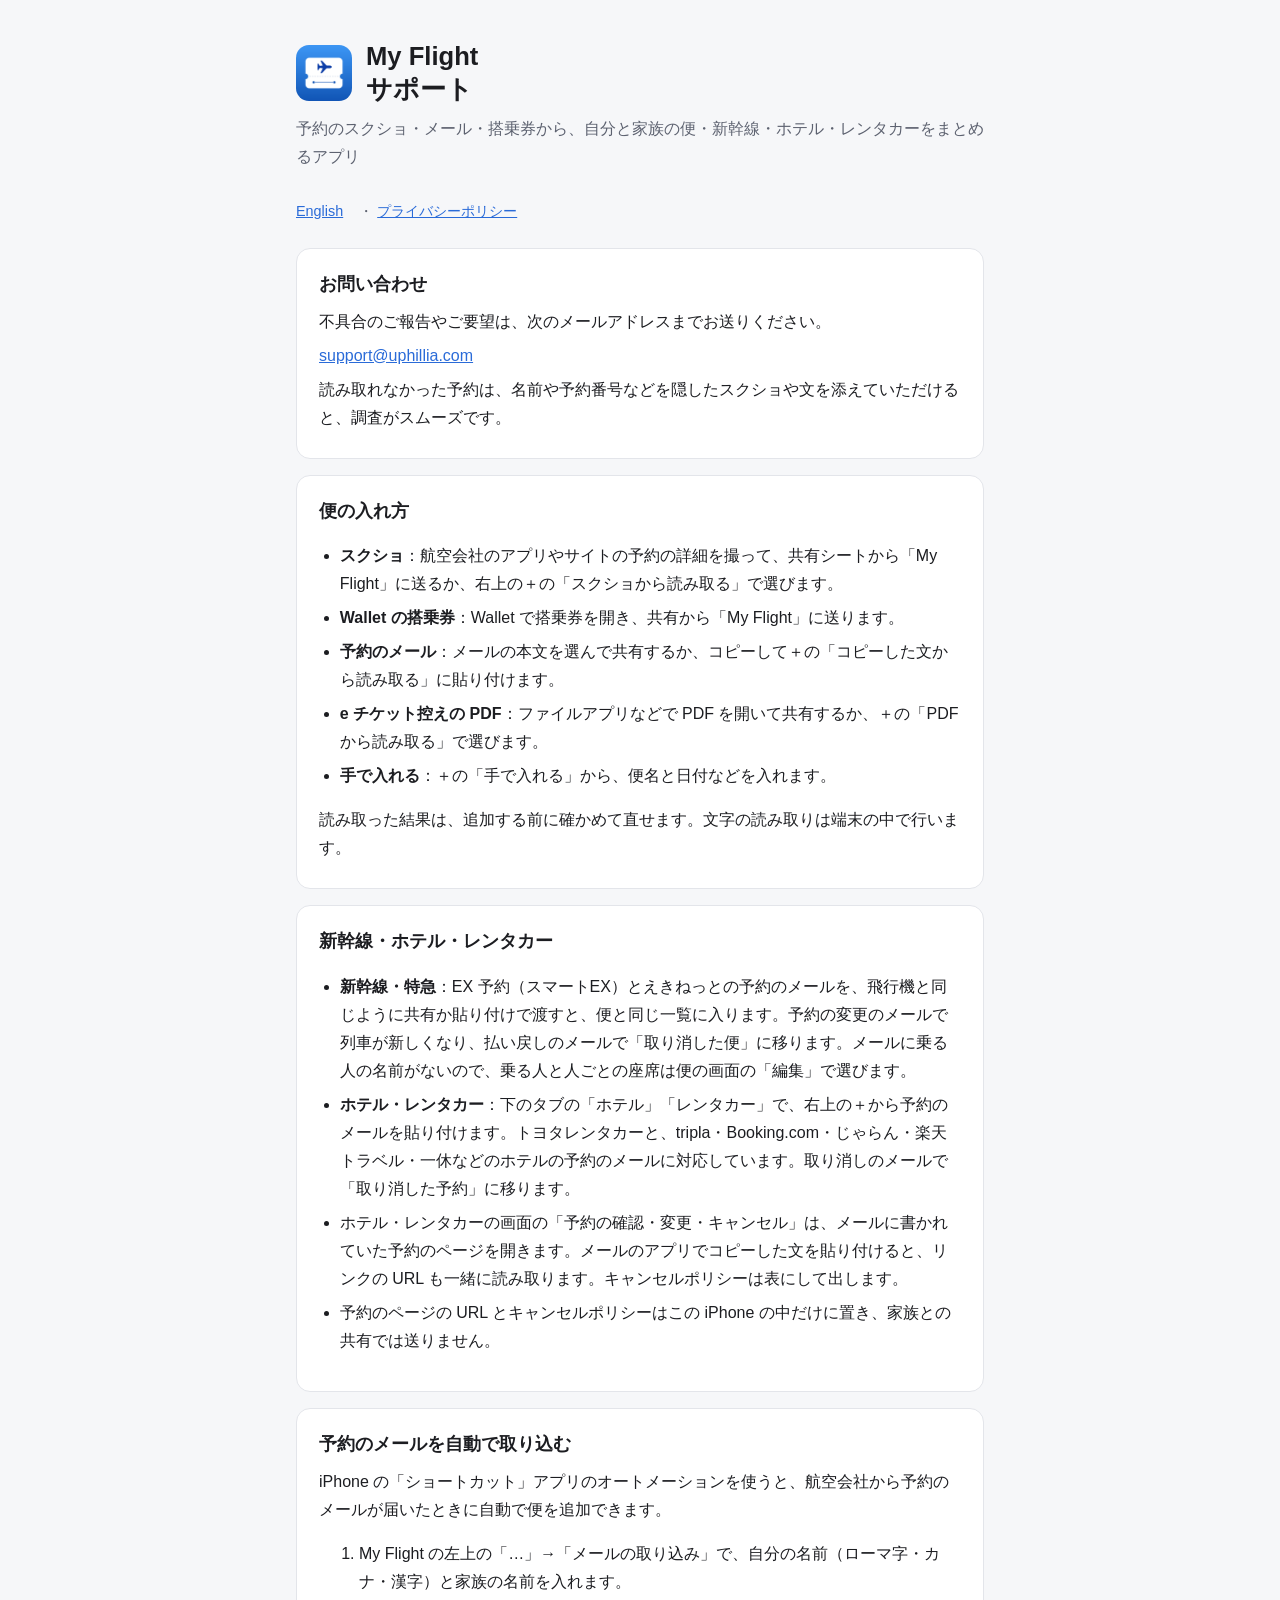
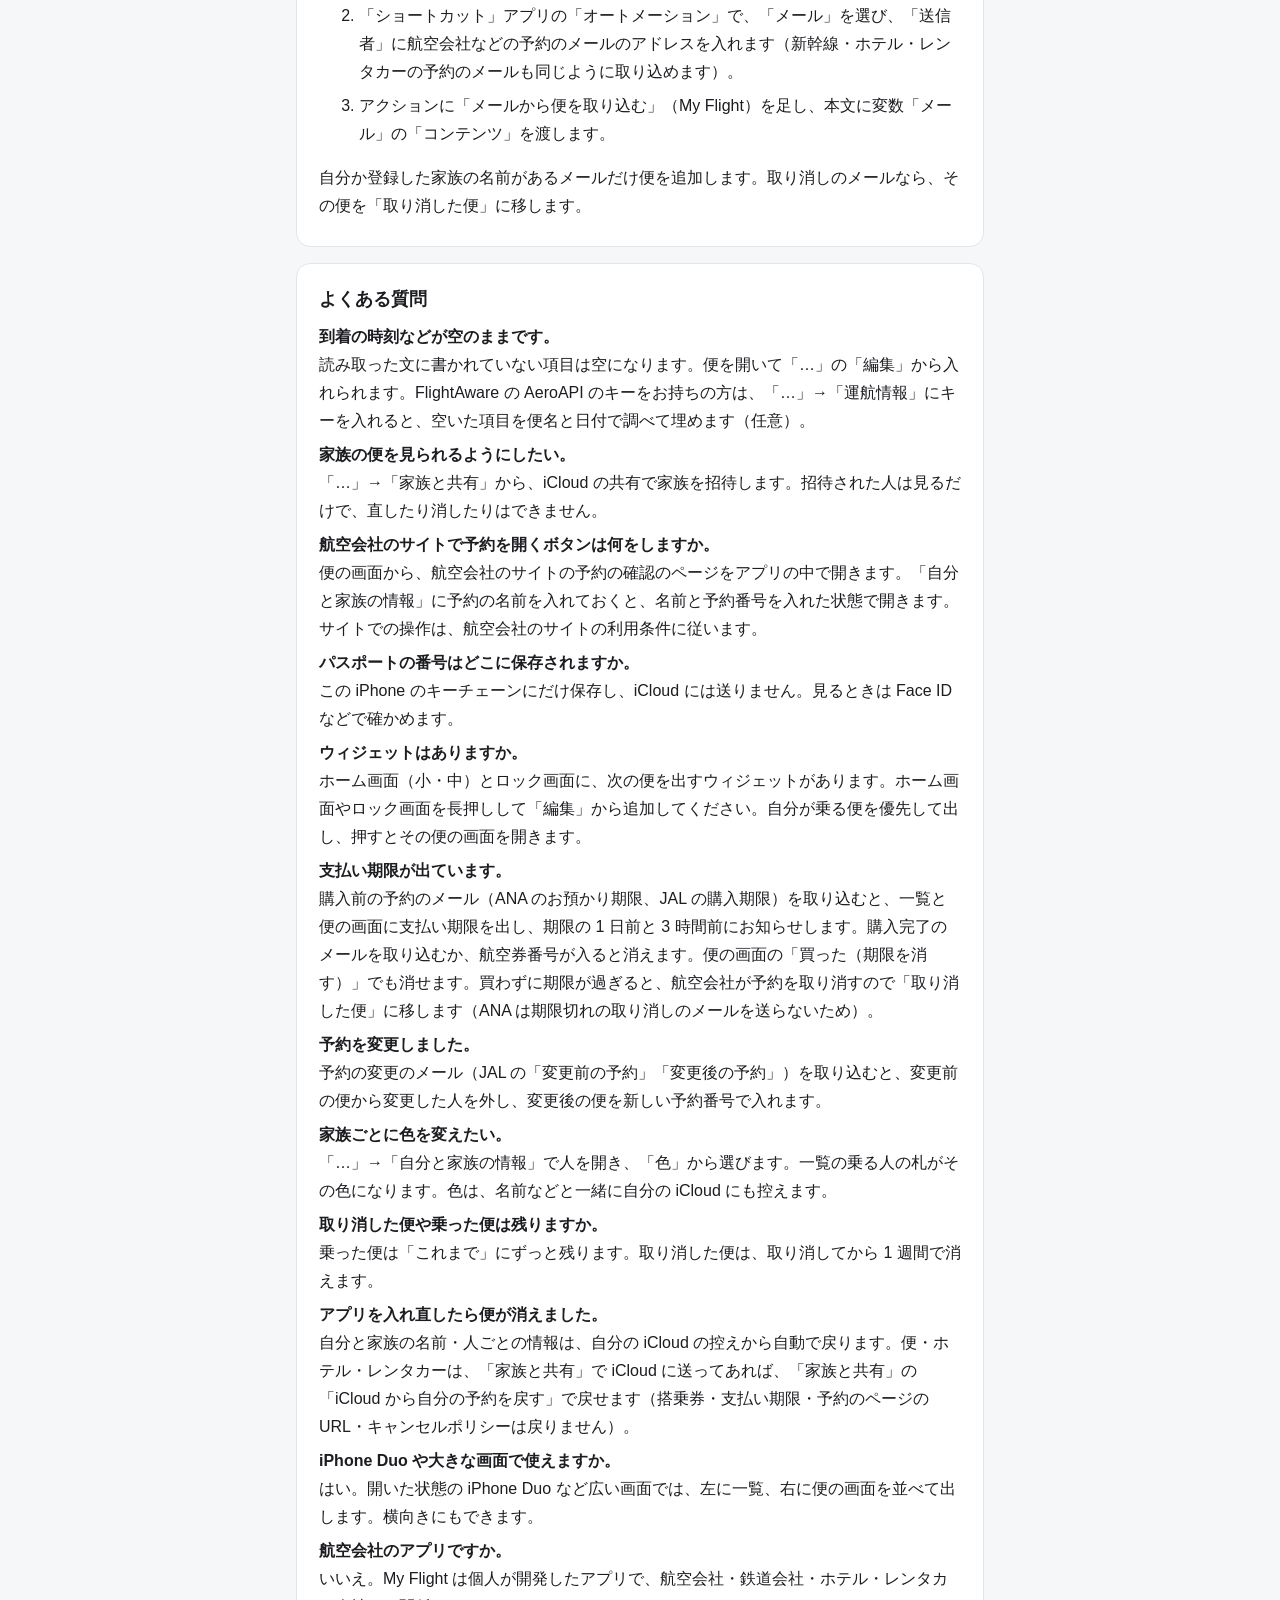
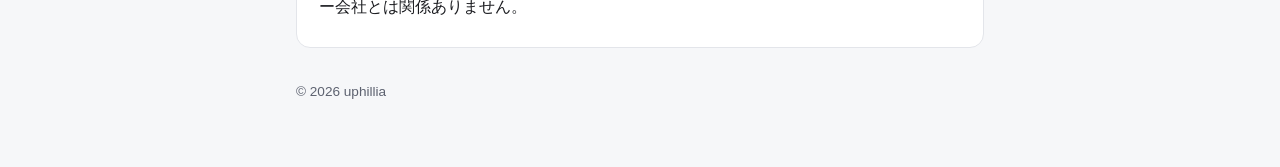
<file: index.html>
<!doctype html>
<html lang="ja">
<head>
<meta charset="utf-8">
<meta http-equiv="refresh" content="0; url=support.html">
<title>My Flight</title>
</head>
<body><a href="support.html">My Flight サポート</a></body>
</html>
</file>
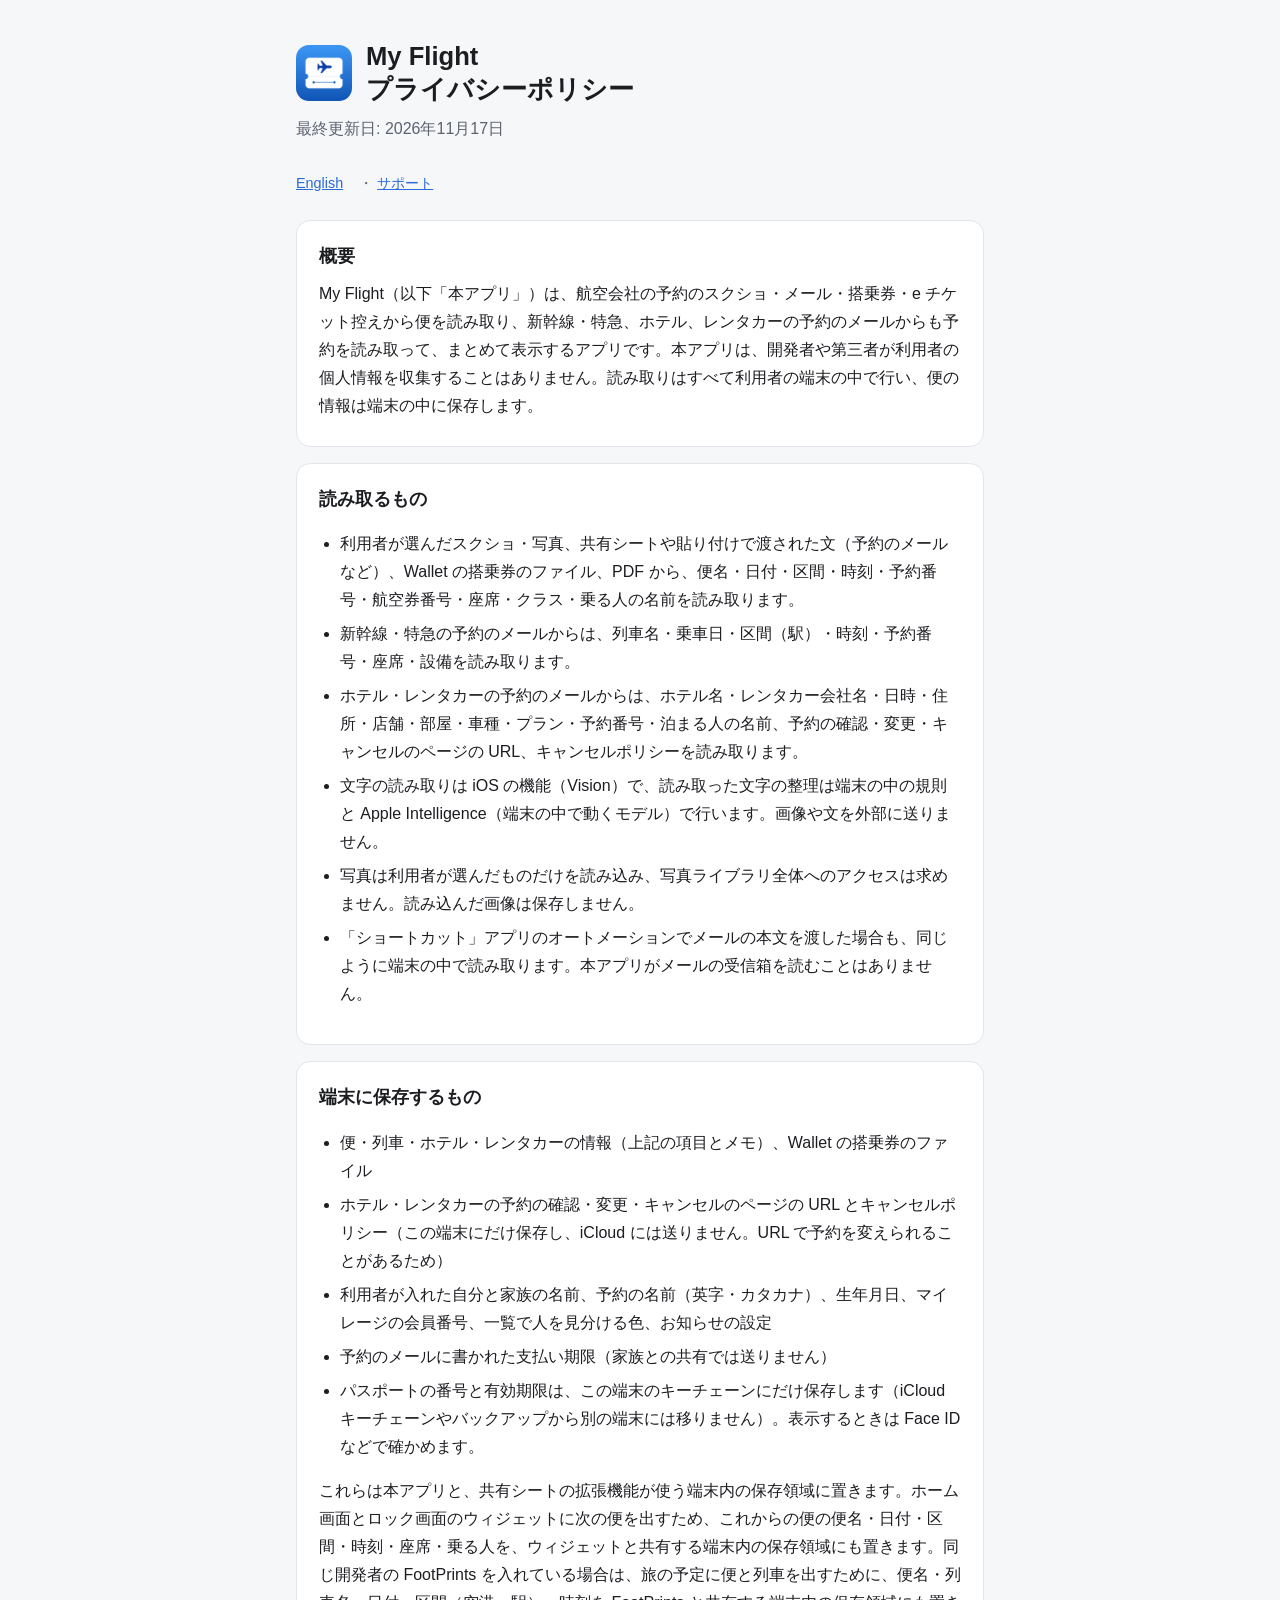
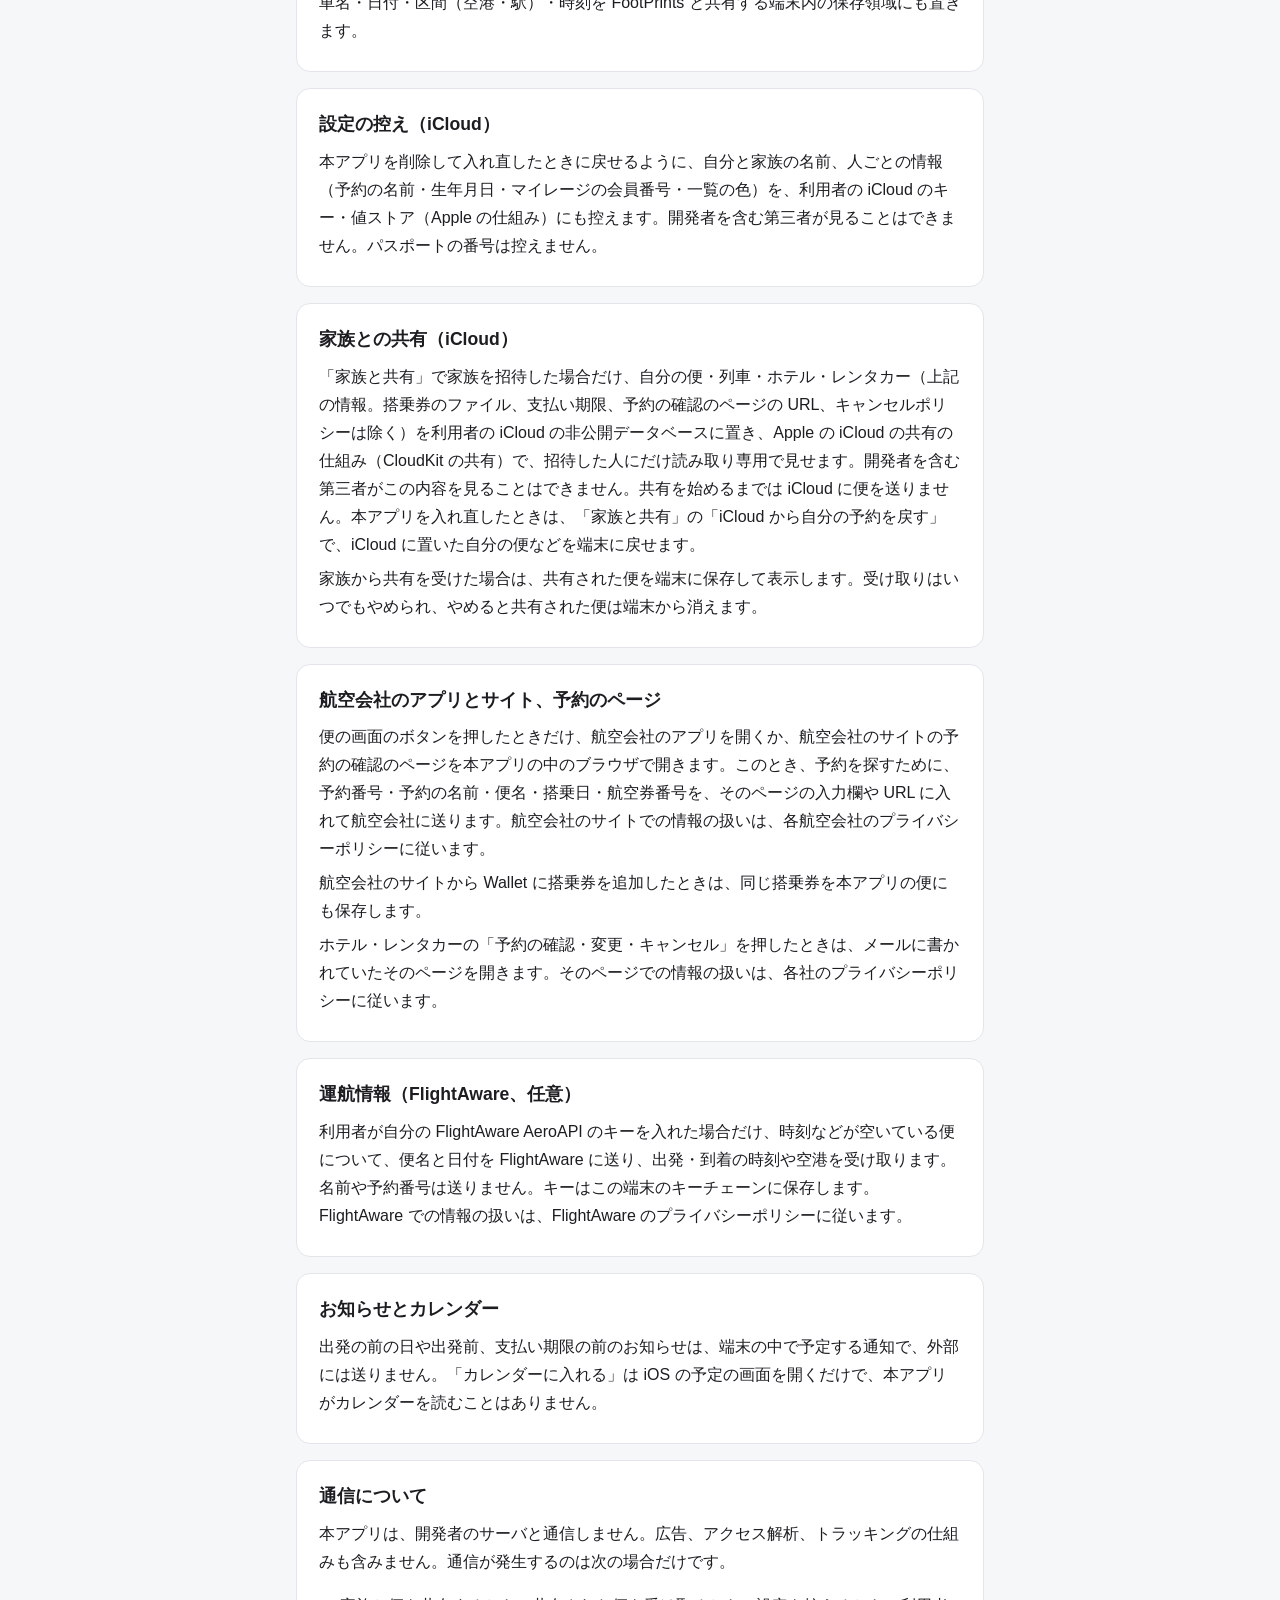
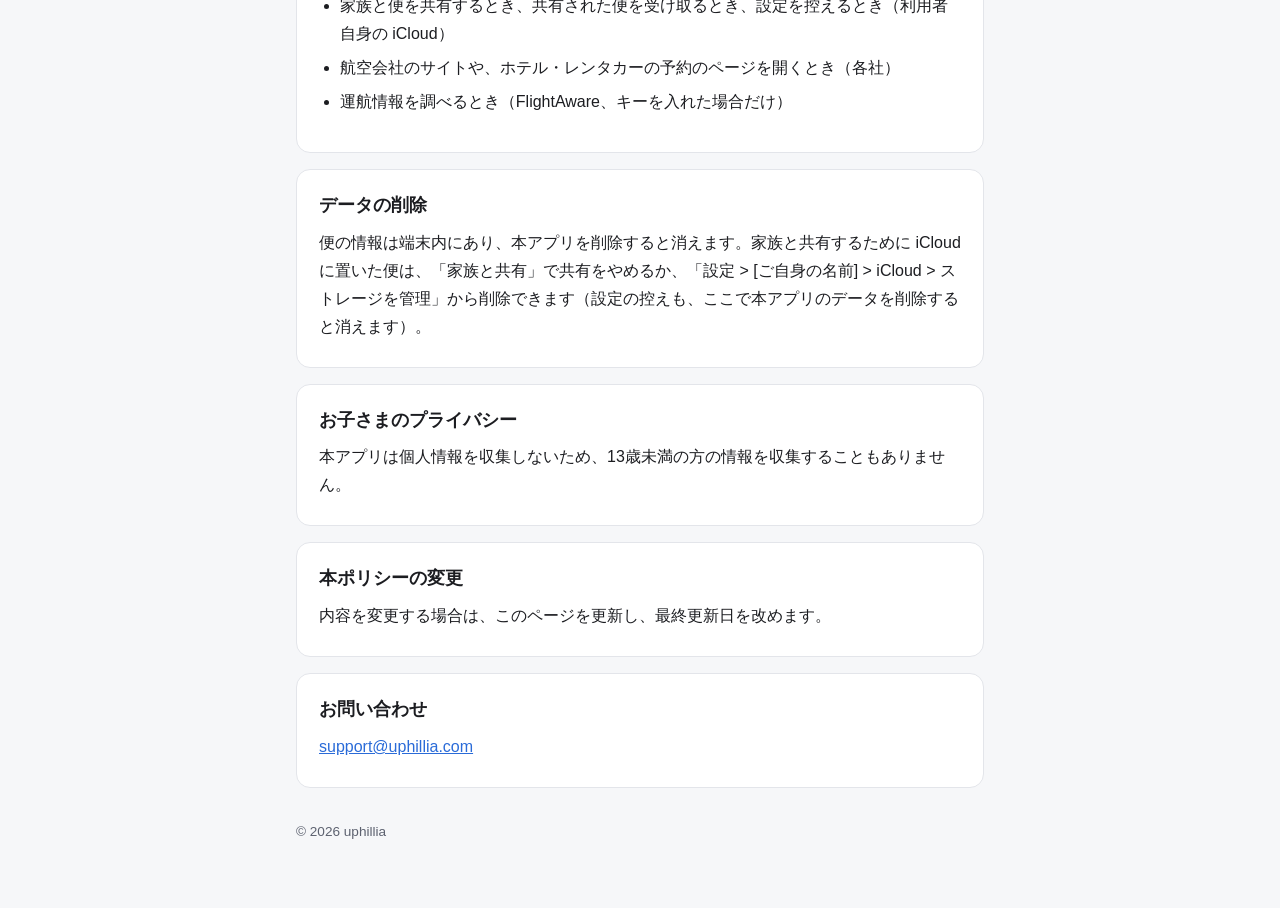
<file: privacy.html>
<!doctype html>
<html lang="ja">
<head>
<meta charset="utf-8">
<meta name="viewport" content="width=device-width, initial-scale=1">
<title>My Flight プライバシーポリシー</title>
<link rel="stylesheet" href="style.css">
<link rel="alternate" hreflang="en" href="https://flights.uphillia.com/en/privacy.html">
</head>
<body>
<main>
  <header>
    <img src="icon.png" alt="">
    <h1>My Flight<br>プライバシーポリシー</h1>
  </header>
  <p class="sub">最終更新日: 2026年11月17日</p>
  <p class="lang"><a href="en/privacy.html" lang="en">English</a> ・ <a href="support.html">サポート</a></p>

  <section>
    <h2>概要</h2>
    <p>My Flight（以下「本アプリ」）は、航空会社の予約のスクショ・メール・搭乗券・e チケット控えから便を読み取り、新幹線・特急、ホテル、レンタカーの予約のメールからも予約を読み取って、まとめて表示するアプリです。本アプリは、開発者や第三者が利用者の個人情報を収集することはありません。読み取りはすべて利用者の端末の中で行い、便の情報は端末の中に保存します。</p>
  </section>

  <section>
    <h2>読み取るもの</h2>
    <ul>
      <li>利用者が選んだスクショ・写真、共有シートや貼り付けで渡された文（予約のメールなど）、Wallet の搭乗券のファイル、PDF から、便名・日付・区間・時刻・予約番号・航空券番号・座席・クラス・乗る人の名前を読み取ります。</li>
      <li>新幹線・特急の予約のメールからは、列車名・乗車日・区間（駅）・時刻・予約番号・座席・設備を読み取ります。</li>
      <li>ホテル・レンタカーの予約のメールからは、ホテル名・レンタカー会社名・日時・住所・店舗・部屋・車種・プラン・予約番号・泊まる人の名前、予約の確認・変更・キャンセルのページの URL、キャンセルポリシーを読み取ります。</li>
      <li>文字の読み取りは iOS の機能（Vision）で、読み取った文字の整理は端末の中の規則と Apple Intelligence（端末の中で動くモデル）で行います。画像や文を外部に送りません。</li>
      <li>写真は利用者が選んだものだけを読み込み、写真ライブラリ全体へのアクセスは求めません。読み込んだ画像は保存しません。</li>
      <li>「ショートカット」アプリのオートメーションでメールの本文を渡した場合も、同じように端末の中で読み取ります。本アプリがメールの受信箱を読むことはありません。</li>
    </ul>
  </section>

  <section>
    <h2>端末に保存するもの</h2>
    <ul>
      <li>便・列車・ホテル・レンタカーの情報（上記の項目とメモ）、Wallet の搭乗券のファイル</li>
      <li>ホテル・レンタカーの予約の確認・変更・キャンセルのページの URL とキャンセルポリシー（この端末にだけ保存し、iCloud には送りません。URL で予約を変えられることがあるため）</li>
      <li>利用者が入れた自分と家族の名前、予約の名前（英字・カタカナ）、生年月日、マイレージの会員番号、一覧で人を見分ける色、お知らせの設定</li>
      <li>予約のメールに書かれた支払い期限（家族との共有では送りません）</li>
      <li>パスポートの番号と有効期限は、この端末のキーチェーンにだけ保存します（iCloud キーチェーンやバックアップから別の端末には移りません）。表示するときは Face ID などで確かめます。</li>
    </ul>
    <p>これらは本アプリと、共有シートの拡張機能が使う端末内の保存領域に置きます。ホーム画面とロック画面のウィジェットに次の便を出すため、これからの便の便名・日付・区間・時刻・座席・乗る人を、ウィジェットと共有する端末内の保存領域にも置きます。同じ開発者の FootPrints を入れている場合は、旅の予定に便と列車を出すために、便名・列車名・日付・区間（空港・駅）・時刻を FootPrints と共有する端末内の保存領域にも置きます。</p>
  </section>

  <section>
    <h2>設定の控え（iCloud）</h2>
    <p>本アプリを削除して入れ直したときに戻せるように、自分と家族の名前、人ごとの情報（予約の名前・生年月日・マイレージの会員番号・一覧の色）を、利用者の iCloud のキー・値ストア（Apple の仕組み）にも控えます。開発者を含む第三者が見ることはできません。パスポートの番号は控えません。</p>
  </section>

  <section>
    <h2>家族との共有（iCloud）</h2>
    <p>「家族と共有」で家族を招待した場合だけ、自分の便・列車・ホテル・レンタカー（上記の情報。搭乗券のファイル、支払い期限、予約の確認のページの URL、キャンセルポリシーは除く）を利用者の iCloud の非公開データベースに置き、Apple の iCloud の共有の仕組み（CloudKit の共有）で、招待した人にだけ読み取り専用で見せます。開発者を含む第三者がこの内容を見ることはできません。共有を始めるまでは iCloud に便を送りません。本アプリを入れ直したときは、「家族と共有」の「iCloud から自分の予約を戻す」で、iCloud に置いた自分の便などを端末に戻せます。</p>
    <p>家族から共有を受けた場合は、共有された便を端末に保存して表示します。受け取りはいつでもやめられ、やめると共有された便は端末から消えます。</p>
  </section>

  <section>
    <h2>航空会社のアプリとサイト、予約のページ</h2>
    <p>便の画面のボタンを押したときだけ、航空会社のアプリを開くか、航空会社のサイトの予約の確認のページを本アプリの中のブラウザで開きます。このとき、予約を探すために、予約番号・予約の名前・便名・搭乗日・航空券番号を、そのページの入力欄や URL に入れて航空会社に送ります。航空会社のサイトでの情報の扱いは、各航空会社のプライバシーポリシーに従います。</p>
    <p>航空会社のサイトから Wallet に搭乗券を追加したときは、同じ搭乗券を本アプリの便にも保存します。</p>
    <p>ホテル・レンタカーの「予約の確認・変更・キャンセル」を押したときは、メールに書かれていたそのページを開きます。そのページでの情報の扱いは、各社のプライバシーポリシーに従います。</p>
  </section>

  <section>
    <h2>運航情報（FlightAware、任意）</h2>
    <p>利用者が自分の FlightAware AeroAPI のキーを入れた場合だけ、時刻などが空いている便について、便名と日付を FlightAware に送り、出発・到着の時刻や空港を受け取ります。名前や予約番号は送りません。キーはこの端末のキーチェーンに保存します。FlightAware での情報の扱いは、FlightAware のプライバシーポリシーに従います。</p>
  </section>

  <section>
    <h2>お知らせとカレンダー</h2>
    <p>出発の前の日や出発前、支払い期限の前のお知らせは、端末の中で予定する通知で、外部には送りません。「カレンダーに入れる」は iOS の予定の画面を開くだけで、本アプリがカレンダーを読むことはありません。</p>
  </section>

  <section>
    <h2>通信について</h2>
    <p>本アプリは、開発者のサーバと通信しません。広告、アクセス解析、トラッキングの仕組みも含みません。通信が発生するのは次の場合だけです。</p>
    <ul>
      <li>家族と便を共有するとき、共有された便を受け取るとき、設定を控えるとき（利用者自身の iCloud）</li>
      <li>航空会社のサイトや、ホテル・レンタカーの予約のページを開くとき（各社）</li>
      <li>運航情報を調べるとき（FlightAware、キーを入れた場合だけ）</li>
    </ul>
  </section>

  <section>
    <h2>データの削除</h2>
    <p>便の情報は端末内にあり、本アプリを削除すると消えます。家族と共有するために iCloud に置いた便は、「家族と共有」で共有をやめるか、「設定 &gt; [ご自身の名前] &gt; iCloud &gt; ストレージを管理」から削除できます（設定の控えも、ここで本アプリのデータを削除すると消えます）。</p>
  </section>

  <section>
    <h2>お子さまのプライバシー</h2>
    <p>本アプリは個人情報を収集しないため、13歳未満の方の情報を収集することもありません。</p>
  </section>

  <section>
    <h2>本ポリシーの変更</h2>
    <p>内容を変更する場合は、このページを更新し、最終更新日を改めます。</p>
  </section>

  <section>
    <h2>お問い合わせ</h2>
    <p><a href="mailto:support@uphillia.com">support@uphillia.com</a></p>
  </section>

  <footer>© 2026 uphillia</footer>
</main>
</body>
</html>
</file>
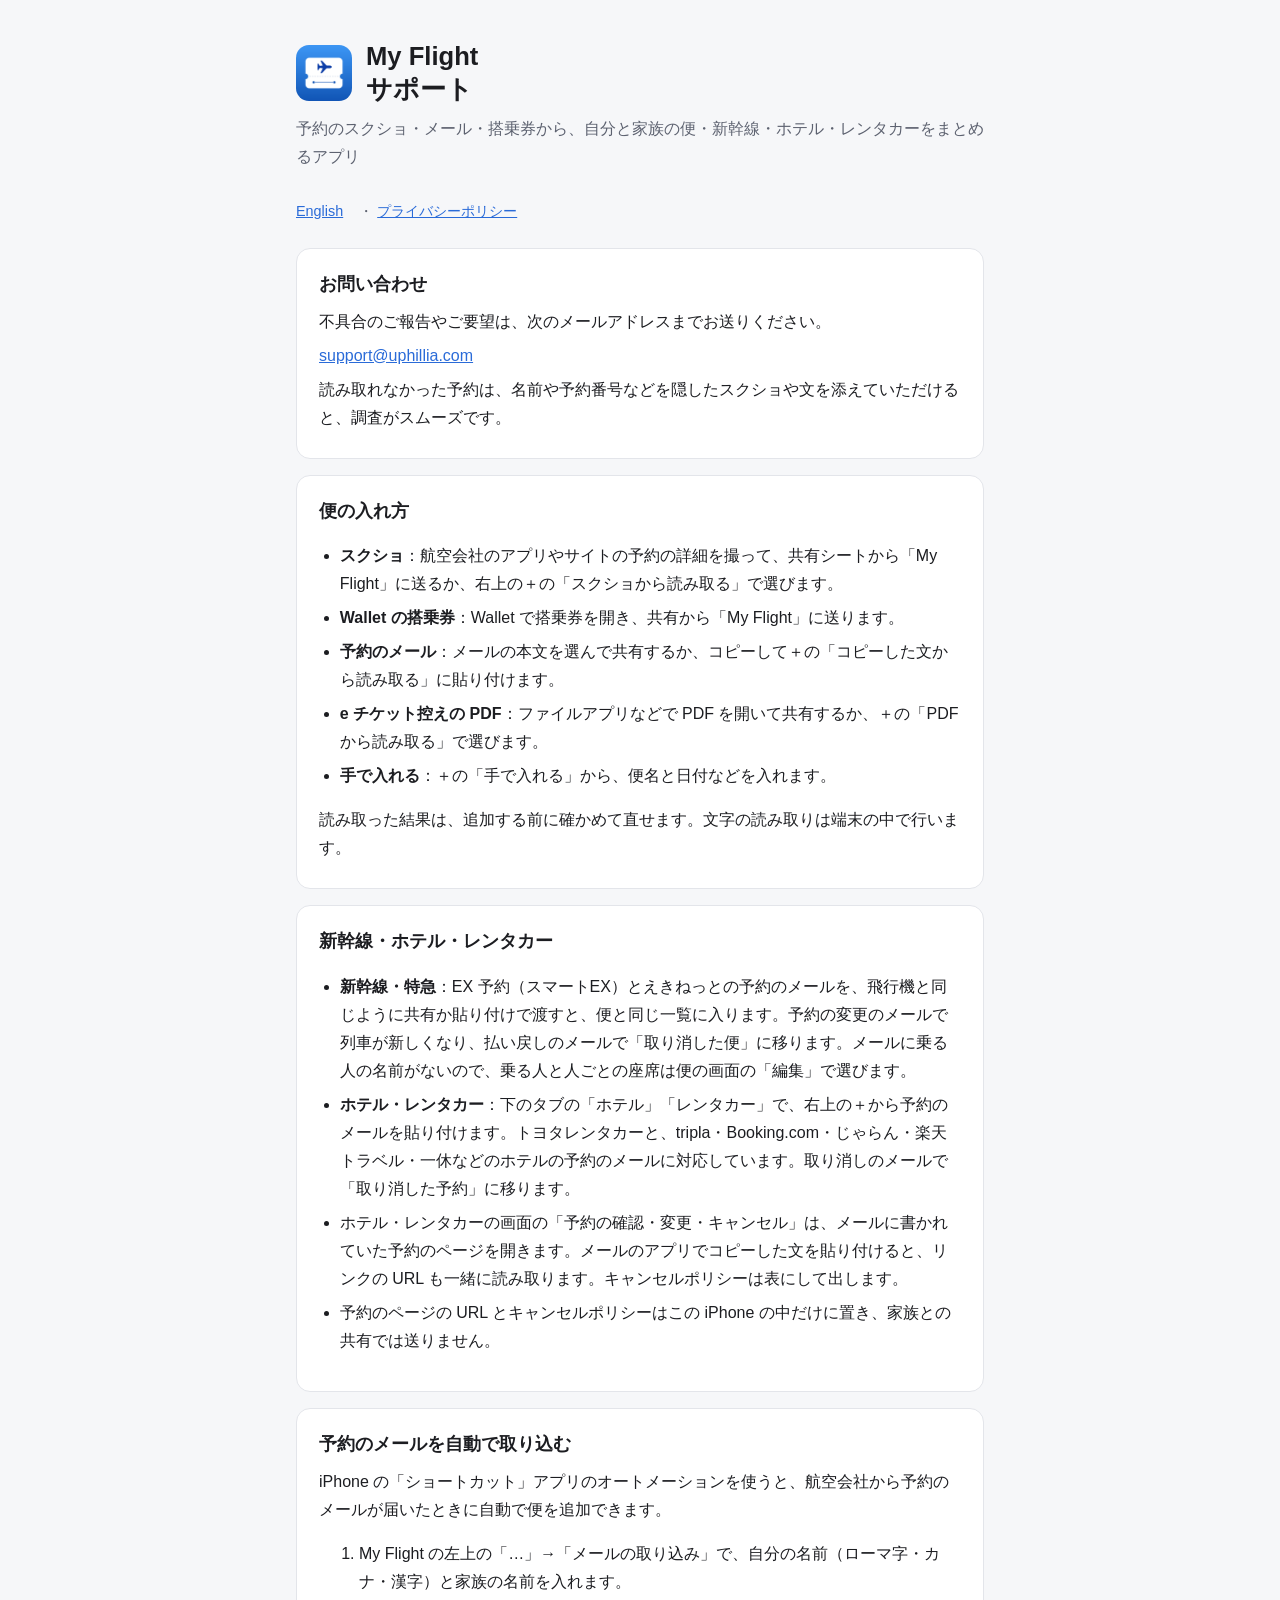
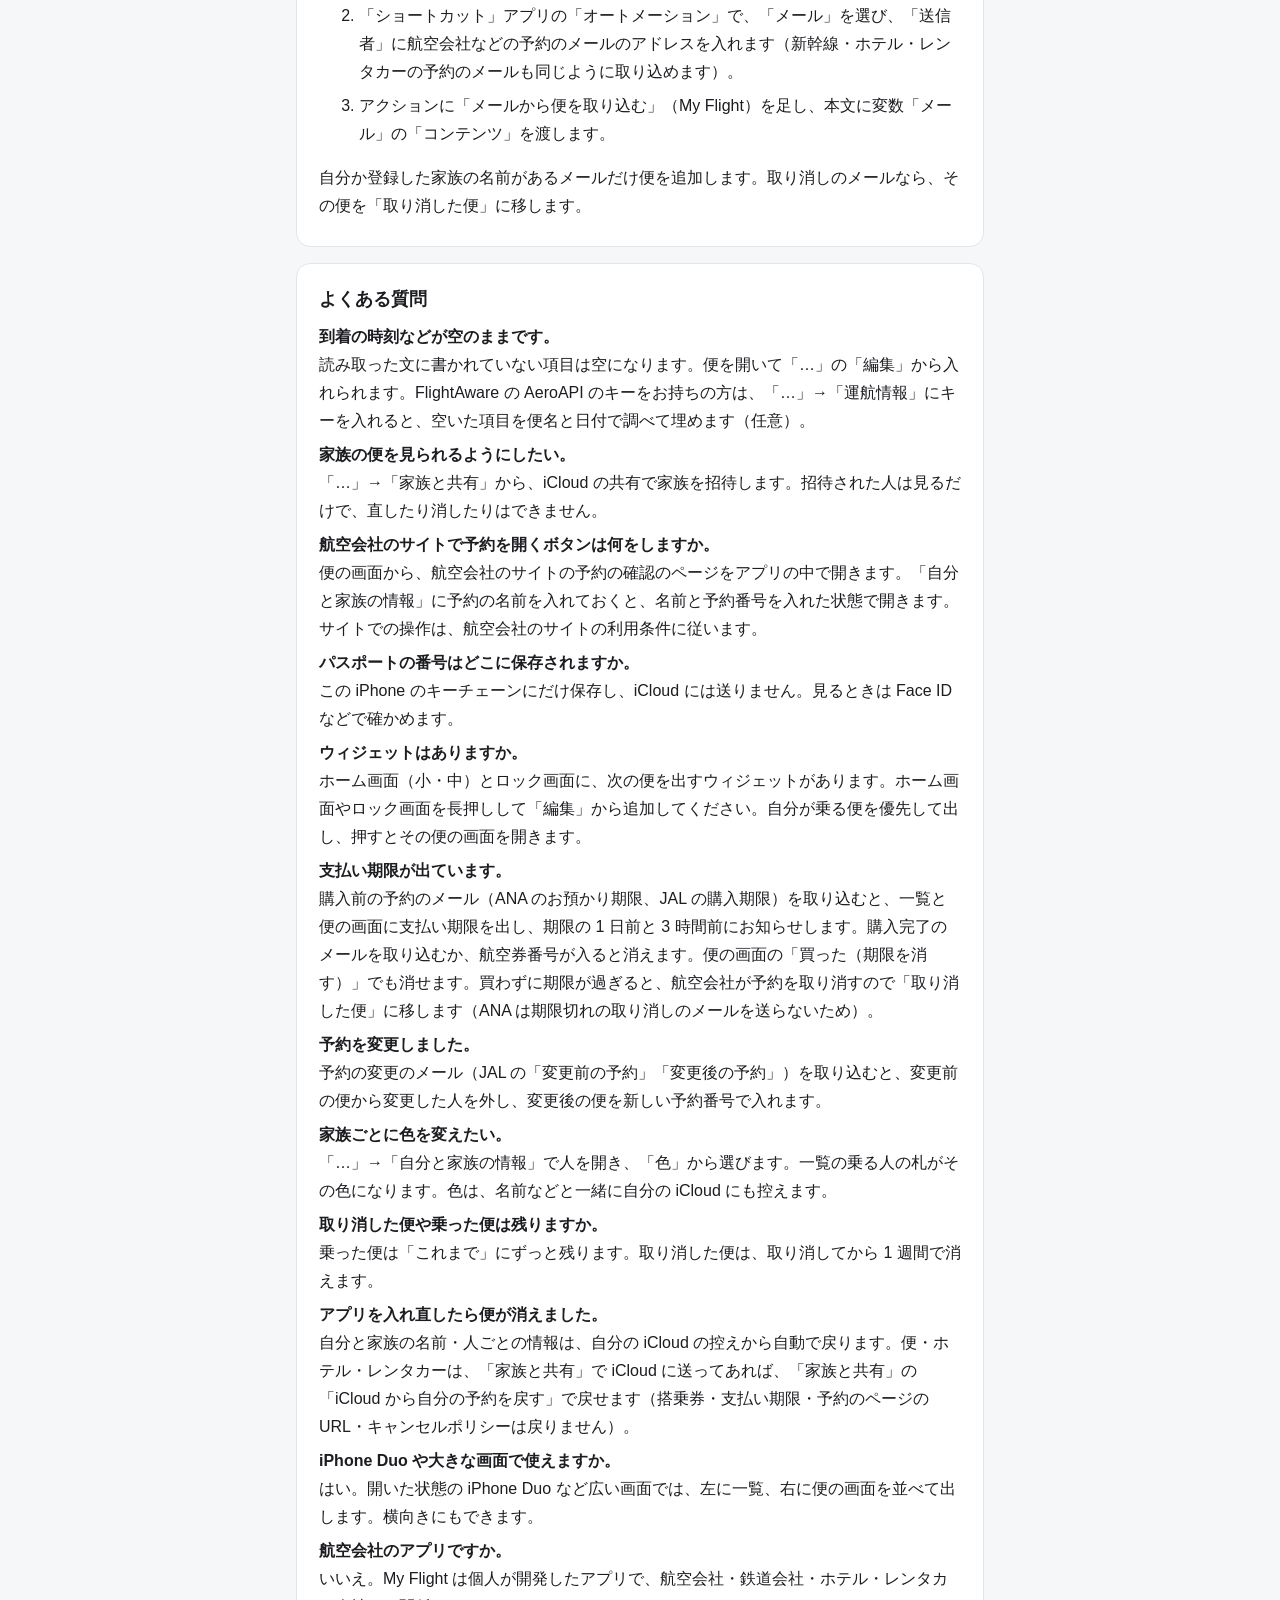
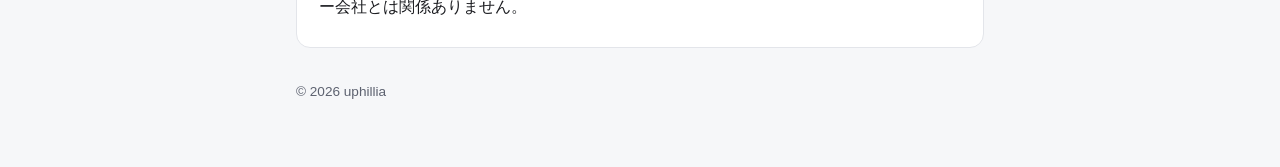
<file: support.html>
<!doctype html>
<html lang="ja">
<head>
<meta charset="utf-8">
<meta name="viewport" content="width=device-width, initial-scale=1">
<title>My Flight サポート</title>
<link rel="stylesheet" href="style.css">
<link rel="alternate" hreflang="en" href="https://flights.uphillia.com/en/support.html">
</head>
<body>
<main>
  <header>
    <img src="icon.png" alt="">
    <h1>My Flight<br>サポート</h1>
  </header>
  <p class="sub">予約のスクショ・メール・搭乗券から、自分と家族の便・新幹線・ホテル・レンタカーをまとめるアプリ</p>
  <p class="lang"><a href="en/support.html" lang="en">English</a> ・ <a href="privacy.html">プライバシーポリシー</a></p>

  <section>
    <h2>お問い合わせ</h2>
    <p>不具合のご報告やご要望は、次のメールアドレスまでお送りください。</p>
    <p><a href="mailto:support@uphillia.com">support@uphillia.com</a></p>
    <p>読み取れなかった予約は、名前や予約番号などを隠したスクショや文を添えていただけると、調査がスムーズです。</p>
  </section>

  <section>
    <h2>便の入れ方</h2>
    <ul>
      <li><strong>スクショ</strong>：航空会社のアプリやサイトの予約の詳細を撮って、共有シートから「My Flight」に送るか、右上の＋の「スクショから読み取る」で選びます。</li>
      <li><strong>Wallet の搭乗券</strong>：Wallet で搭乗券を開き、共有から「My Flight」に送ります。</li>
      <li><strong>予約のメール</strong>：メールの本文を選んで共有するか、コピーして＋の「コピーした文から読み取る」に貼り付けます。</li>
      <li><strong>e チケット控えの PDF</strong>：ファイルアプリなどで PDF を開いて共有するか、＋の「PDF から読み取る」で選びます。</li>
      <li><strong>手で入れる</strong>：＋の「手で入れる」から、便名と日付などを入れます。</li>
    </ul>
    <p>読み取った結果は、追加する前に確かめて直せます。文字の読み取りは端末の中で行います。</p>
  </section>

  <section>
    <h2>新幹線・ホテル・レンタカー</h2>
    <ul>
      <li><strong>新幹線・特急</strong>：EX 予約（スマートEX）とえきねっとの予約のメールを、飛行機と同じように共有か貼り付けで渡すと、便と同じ一覧に入ります。予約の変更のメールで列車が新しくなり、払い戻しのメールで「取り消した便」に移ります。メールに乗る人の名前がないので、乗る人と人ごとの座席は便の画面の「編集」で選びます。</li>
      <li><strong>ホテル・レンタカー</strong>：下のタブの「ホテル」「レンタカー」で、右上の＋から予約のメールを貼り付けます。トヨタレンタカーと、tripla・Booking.com・じゃらん・楽天トラベル・一休などのホテルの予約のメールに対応しています。取り消しのメールで「取り消した予約」に移ります。</li>
      <li>ホテル・レンタカーの画面の「予約の確認・変更・キャンセル」は、メールに書かれていた予約のページを開きます。メールのアプリでコピーした文を貼り付けると、リンクの URL も一緒に読み取ります。キャンセルポリシーは表にして出します。</li>
      <li>予約のページの URL とキャンセルポリシーはこの iPhone の中だけに置き、家族との共有では送りません。</li>
    </ul>
  </section>

  <section>
    <h2>予約のメールを自動で取り込む</h2>
    <p>iPhone の「ショートカット」アプリのオートメーションを使うと、航空会社から予約のメールが届いたときに自動で便を追加できます。</p>
    <ol>
      <li>My Flight の左上の「…」→「メールの取り込み」で、自分の名前（ローマ字・カナ・漢字）と家族の名前を入れます。</li>
      <li>「ショートカット」アプリの「オートメーション」で、「メール」を選び、「送信者」に航空会社などの予約のメールのアドレスを入れます（新幹線・ホテル・レンタカーの予約のメールも同じように取り込めます）。</li>
      <li>アクションに「メールから便を取り込む」（My Flight）を足し、本文に変数「メール」の「コンテンツ」を渡します。</li>
    </ol>
    <p>自分か登録した家族の名前があるメールだけ便を追加します。取り消しのメールなら、その便を「取り消した便」に移します。</p>
  </section>

  <section>
    <h2>よくある質問</h2>
    <p><strong>到着の時刻などが空のままです。</strong><br>
    読み取った文に書かれていない項目は空になります。便を開いて「…」の「編集」から入れられます。FlightAware の AeroAPI のキーをお持ちの方は、「…」→「運航情報」にキーを入れると、空いた項目を便名と日付で調べて埋めます（任意）。</p>
    <p><strong>家族の便を見られるようにしたい。</strong><br>
    「…」→「家族と共有」から、iCloud の共有で家族を招待します。招待された人は見るだけで、直したり消したりはできません。</p>
    <p><strong>航空会社のサイトで予約を開くボタンは何をしますか。</strong><br>
    便の画面から、航空会社のサイトの予約の確認のページをアプリの中で開きます。「自分と家族の情報」に予約の名前を入れておくと、名前と予約番号を入れた状態で開きます。サイトでの操作は、航空会社のサイトの利用条件に従います。</p>
    <p><strong>パスポートの番号はどこに保存されますか。</strong><br>
    この iPhone のキーチェーンにだけ保存し、iCloud には送りません。見るときは Face ID などで確かめます。</p>
    <p><strong>ウィジェットはありますか。</strong><br>
    ホーム画面（小・中）とロック画面に、次の便を出すウィジェットがあります。ホーム画面やロック画面を長押しして「編集」から追加してください。自分が乗る便を優先して出し、押すとその便の画面を開きます。</p>
    <p><strong>支払い期限が出ています。</strong><br>
    購入前の予約のメール（ANA のお預かり期限、JAL の購入期限）を取り込むと、一覧と便の画面に支払い期限を出し、期限の 1 日前と 3 時間前にお知らせします。購入完了のメールを取り込むか、航空券番号が入ると消えます。便の画面の「買った（期限を消す）」でも消せます。買わずに期限が過ぎると、航空会社が予約を取り消すので「取り消した便」に移します（ANA は期限切れの取り消しのメールを送らないため）。</p>
    <p><strong>予約を変更しました。</strong><br>
    予約の変更のメール（JAL の「変更前の予約」「変更後の予約」）を取り込むと、変更前の便から変更した人を外し、変更後の便を新しい予約番号で入れます。</p>
    <p><strong>家族ごとに色を変えたい。</strong><br>
    「…」→「自分と家族の情報」で人を開き、「色」から選びます。一覧の乗る人の札がその色になります。色は、名前などと一緒に自分の iCloud にも控えます。</p>
    <p><strong>取り消した便や乗った便は残りますか。</strong><br>
    乗った便は「これまで」にずっと残ります。取り消した便は、取り消してから 1 週間で消えます。</p>
    <p><strong>アプリを入れ直したら便が消えました。</strong><br>
    自分と家族の名前・人ごとの情報は、自分の iCloud の控えから自動で戻ります。便・ホテル・レンタカーは、「家族と共有」で iCloud に送ってあれば、「家族と共有」の「iCloud から自分の予約を戻す」で戻せます（搭乗券・支払い期限・予約のページの URL・キャンセルポリシーは戻りません）。</p>
    <p><strong>iPhone Duo や大きな画面で使えますか。</strong><br>
    はい。開いた状態の iPhone Duo など広い画面では、左に一覧、右に便の画面を並べて出します。横向きにもできます。</p>
    <p><strong>航空会社のアプリですか。</strong><br>
    いいえ。My Flight は個人が開発したアプリで、航空会社・鉄道会社・ホテル・レンタカー会社とは関係ありません。</p>
  </section>

  <footer>© 2026 uphillia</footer>
</main>
</body>
</html>
</file>
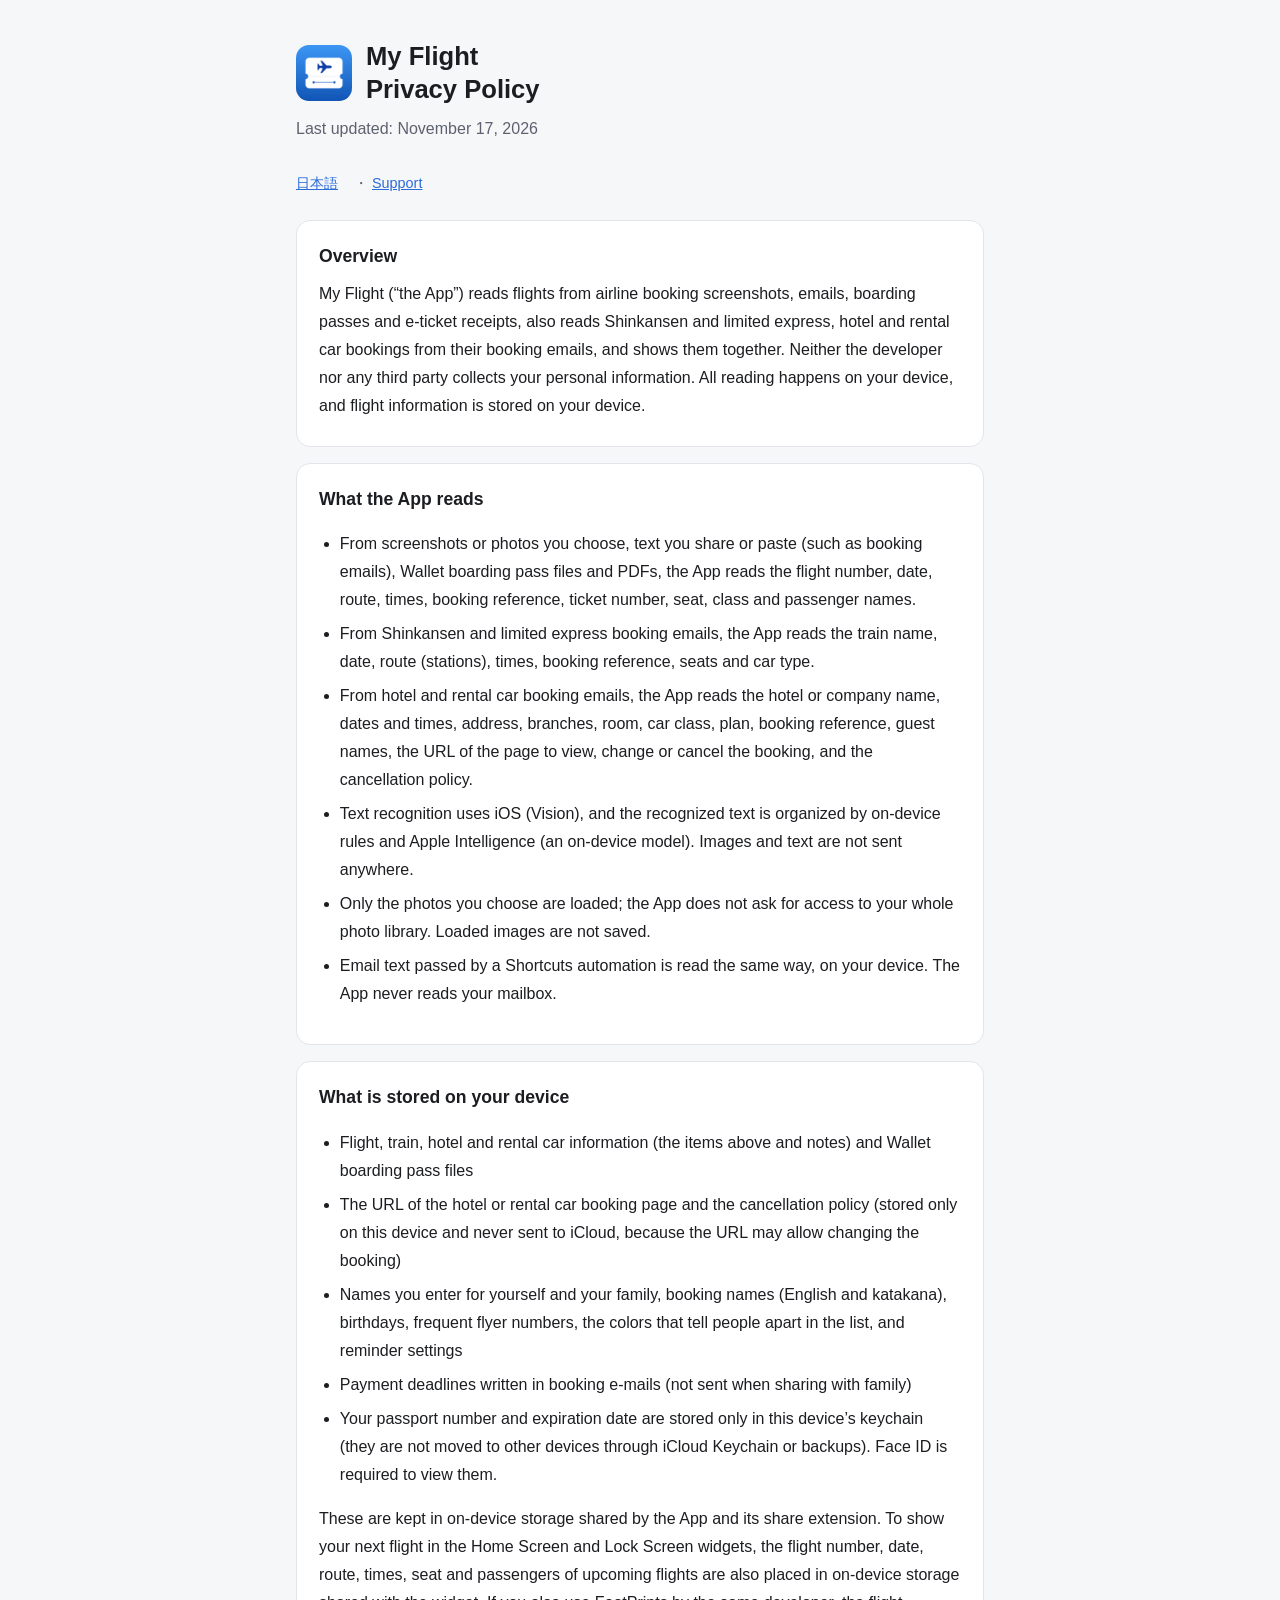
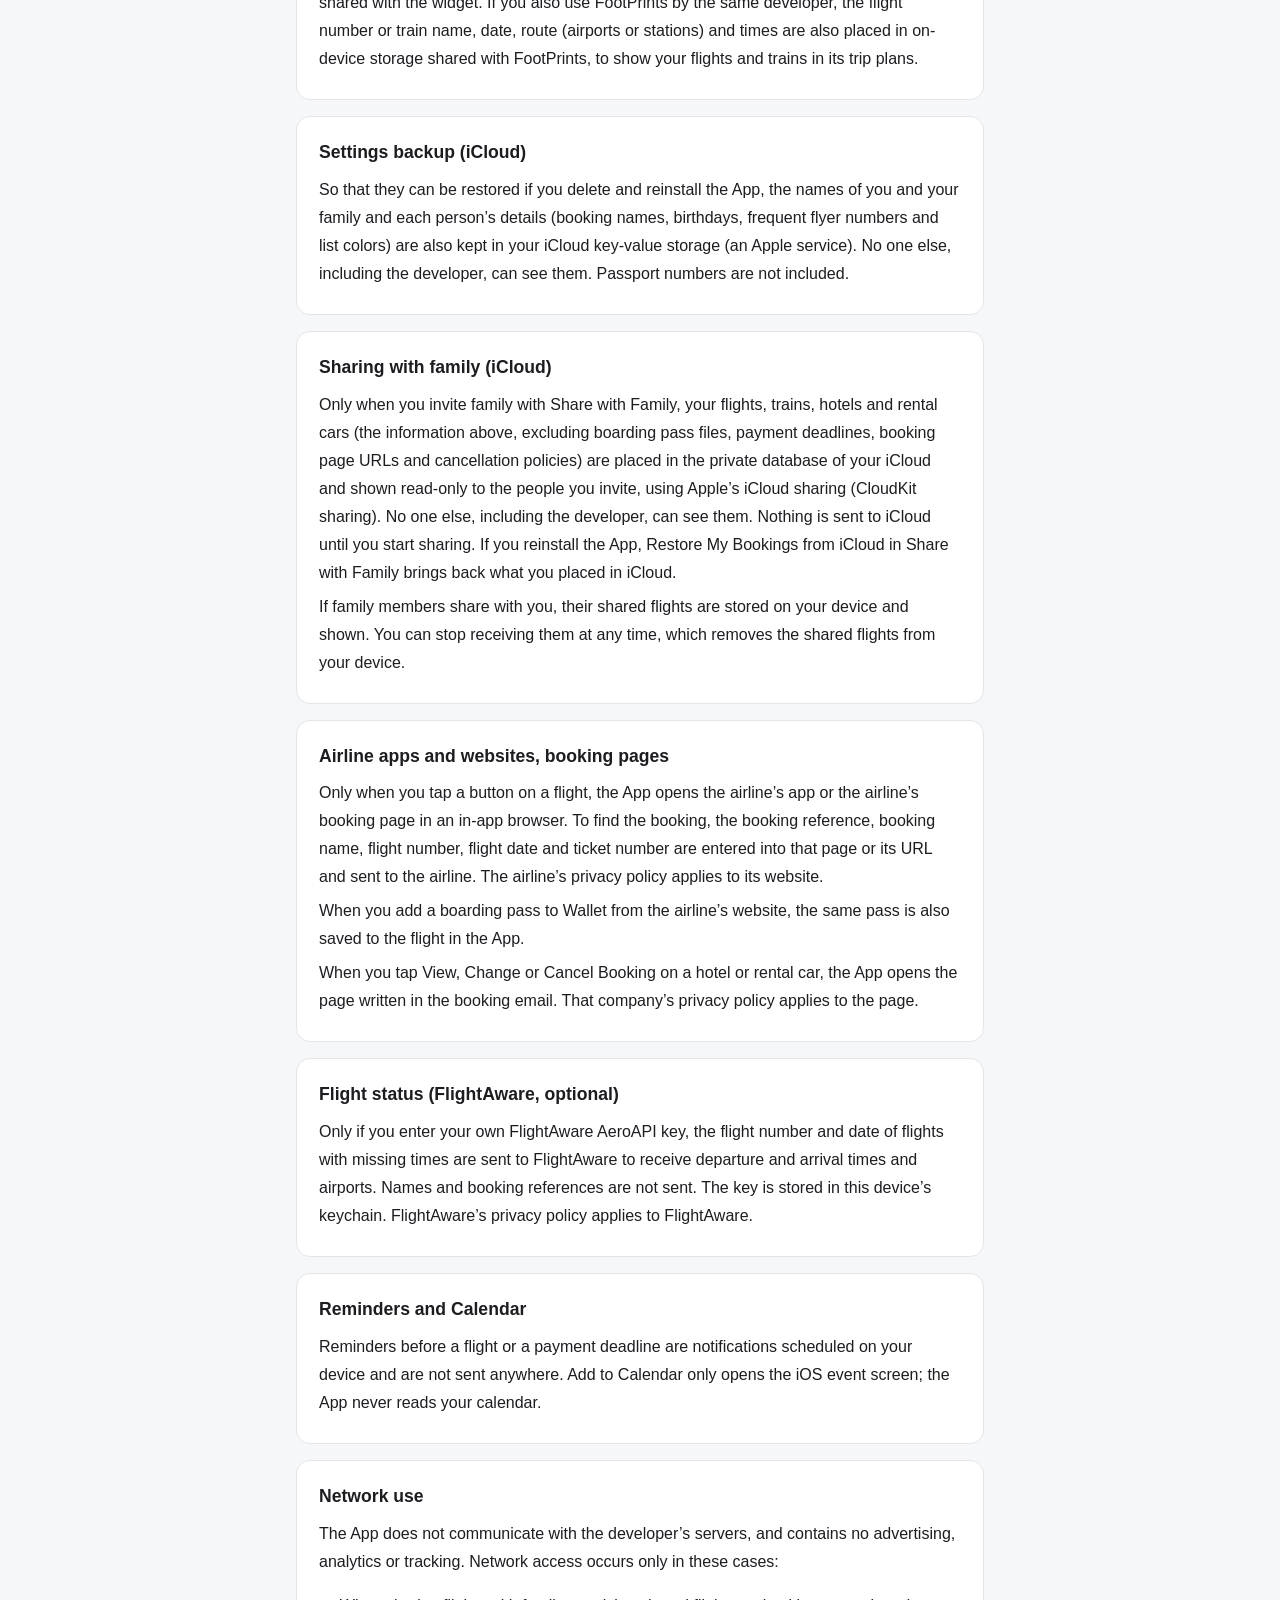
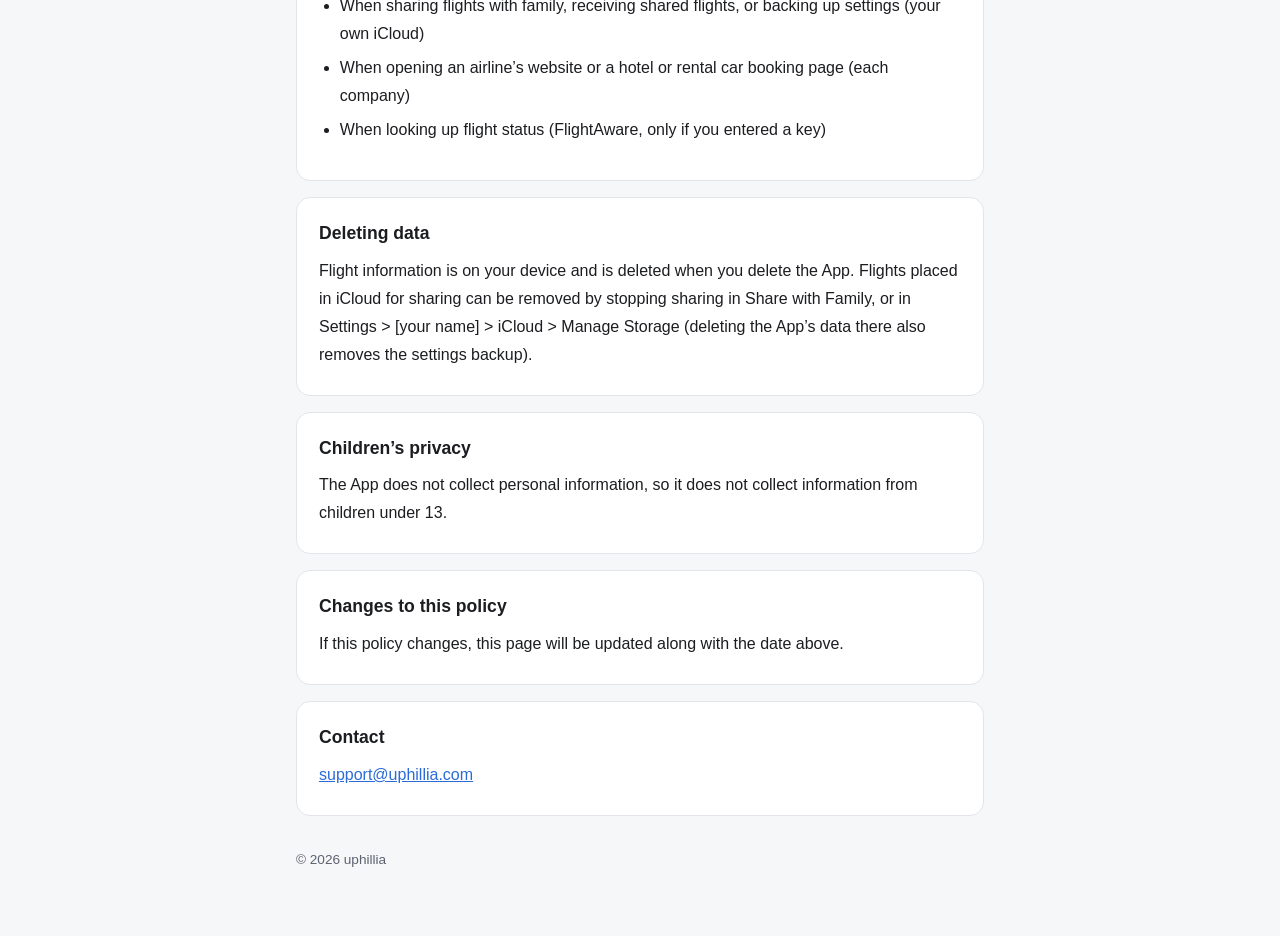
<file: en/privacy.html>
<!doctype html>
<html lang="en">
<head>
<meta charset="utf-8">
<meta name="viewport" content="width=device-width, initial-scale=1">
<title>My Flight Privacy Policy</title>
<link rel="stylesheet" href="../style.css">
<link rel="alternate" hreflang="ja" href="https://flights.uphillia.com/privacy.html">
</head>
<body>
<main>
  <header>
    <img src="../icon.png" alt="">
    <h1>My Flight<br>Privacy Policy</h1>
  </header>
  <p class="sub">Last updated: November 17, 2026</p>
  <p class="lang"><a href="../privacy.html" lang="ja">日本語</a> ・ <a href="support.html">Support</a></p>

  <section>
    <h2>Overview</h2>
    <p>My Flight (“the App”) reads flights from airline booking screenshots, emails, boarding passes and e-ticket receipts, also reads Shinkansen and limited express, hotel and rental car bookings from their booking emails, and shows them together. Neither the developer nor any third party collects your personal information. All reading happens on your device, and flight information is stored on your device.</p>
  </section>

  <section>
    <h2>What the App reads</h2>
    <ul>
      <li>From screenshots or photos you choose, text you share or paste (such as booking emails), Wallet boarding pass files and PDFs, the App reads the flight number, date, route, times, booking reference, ticket number, seat, class and passenger names.</li>
      <li>From Shinkansen and limited express booking emails, the App reads the train name, date, route (stations), times, booking reference, seats and car type.</li>
      <li>From hotel and rental car booking emails, the App reads the hotel or company name, dates and times, address, branches, room, car class, plan, booking reference, guest names, the URL of the page to view, change or cancel the booking, and the cancellation policy.</li>
      <li>Text recognition uses iOS (Vision), and the recognized text is organized by on-device rules and Apple Intelligence (an on-device model). Images and text are not sent anywhere.</li>
      <li>Only the photos you choose are loaded; the App does not ask for access to your whole photo library. Loaded images are not saved.</li>
      <li>Email text passed by a Shortcuts automation is read the same way, on your device. The App never reads your mailbox.</li>
    </ul>
  </section>

  <section>
    <h2>What is stored on your device</h2>
    <ul>
      <li>Flight, train, hotel and rental car information (the items above and notes) and Wallet boarding pass files</li>
      <li>The URL of the hotel or rental car booking page and the cancellation policy (stored only on this device and never sent to iCloud, because the URL may allow changing the booking)</li>
      <li>Names you enter for yourself and your family, booking names (English and katakana), birthdays, frequent flyer numbers, the colors that tell people apart in the list, and reminder settings</li>
      <li>Payment deadlines written in booking e-mails (not sent when sharing with family)</li>
      <li>Your passport number and expiration date are stored only in this device’s keychain (they are not moved to other devices through iCloud Keychain or backups). Face ID is required to view them.</li>
    </ul>
    <p>These are kept in on-device storage shared by the App and its share extension. To show your next flight in the Home Screen and Lock Screen widgets, the flight number, date, route, times, seat and passengers of upcoming flights are also placed in on-device storage shared with the widget. If you also use FootPrints by the same developer, the flight number or train name, date, route (airports or stations) and times are also placed in on-device storage shared with FootPrints, to show your flights and trains in its trip plans.</p>
  </section>

  <section>
    <h2>Settings backup (iCloud)</h2>
    <p>So that they can be restored if you delete and reinstall the App, the names of you and your family and each person’s details (booking names, birthdays, frequent flyer numbers and list colors) are also kept in your iCloud key-value storage (an Apple service). No one else, including the developer, can see them. Passport numbers are not included.</p>
  </section>

  <section>
    <h2>Sharing with family (iCloud)</h2>
    <p>Only when you invite family with Share with Family, your flights, trains, hotels and rental cars (the information above, excluding boarding pass files, payment deadlines, booking page URLs and cancellation policies) are placed in the private database of your iCloud and shown read-only to the people you invite, using Apple’s iCloud sharing (CloudKit sharing). No one else, including the developer, can see them. Nothing is sent to iCloud until you start sharing. If you reinstall the App, Restore My Bookings from iCloud in Share with Family brings back what you placed in iCloud.</p>
    <p>If family members share with you, their shared flights are stored on your device and shown. You can stop receiving them at any time, which removes the shared flights from your device.</p>
  </section>

  <section>
    <h2>Airline apps and websites, booking pages</h2>
    <p>Only when you tap a button on a flight, the App opens the airline’s app or the airline’s booking page in an in-app browser. To find the booking, the booking reference, booking name, flight number, flight date and ticket number are entered into that page or its URL and sent to the airline. The airline’s privacy policy applies to its website.</p>
    <p>When you add a boarding pass to Wallet from the airline’s website, the same pass is also saved to the flight in the App.</p>
    <p>When you tap View, Change or Cancel Booking on a hotel or rental car, the App opens the page written in the booking email. That company’s privacy policy applies to the page.</p>
  </section>

  <section>
    <h2>Flight status (FlightAware, optional)</h2>
    <p>Only if you enter your own FlightAware AeroAPI key, the flight number and date of flights with missing times are sent to FlightAware to receive departure and arrival times and airports. Names and booking references are not sent. The key is stored in this device’s keychain. FlightAware’s privacy policy applies to FlightAware.</p>
  </section>

  <section>
    <h2>Reminders and Calendar</h2>
    <p>Reminders before a flight or a payment deadline are notifications scheduled on your device and are not sent anywhere. Add to Calendar only opens the iOS event screen; the App never reads your calendar.</p>
  </section>

  <section>
    <h2>Network use</h2>
    <p>The App does not communicate with the developer’s servers, and contains no advertising, analytics or tracking. Network access occurs only in these cases:</p>
    <ul>
      <li>When sharing flights with family, receiving shared flights, or backing up settings (your own iCloud)</li>
      <li>When opening an airline’s website or a hotel or rental car booking page (each company)</li>
      <li>When looking up flight status (FlightAware, only if you entered a key)</li>
    </ul>
  </section>

  <section>
    <h2>Deleting data</h2>
    <p>Flight information is on your device and is deleted when you delete the App. Flights placed in iCloud for sharing can be removed by stopping sharing in Share with Family, or in Settings &gt; [your name] &gt; iCloud &gt; Manage Storage (deleting the App’s data there also removes the settings backup).</p>
  </section>

  <section>
    <h2>Children’s privacy</h2>
    <p>The App does not collect personal information, so it does not collect information from children under 13.</p>
  </section>

  <section>
    <h2>Changes to this policy</h2>
    <p>If this policy changes, this page will be updated along with the date above.</p>
  </section>

  <section>
    <h2>Contact</h2>
    <p><a href="mailto:support@uphillia.com">support@uphillia.com</a></p>
  </section>

  <footer>© 2026 uphillia</footer>
</main>
</body>
</html>
</file>
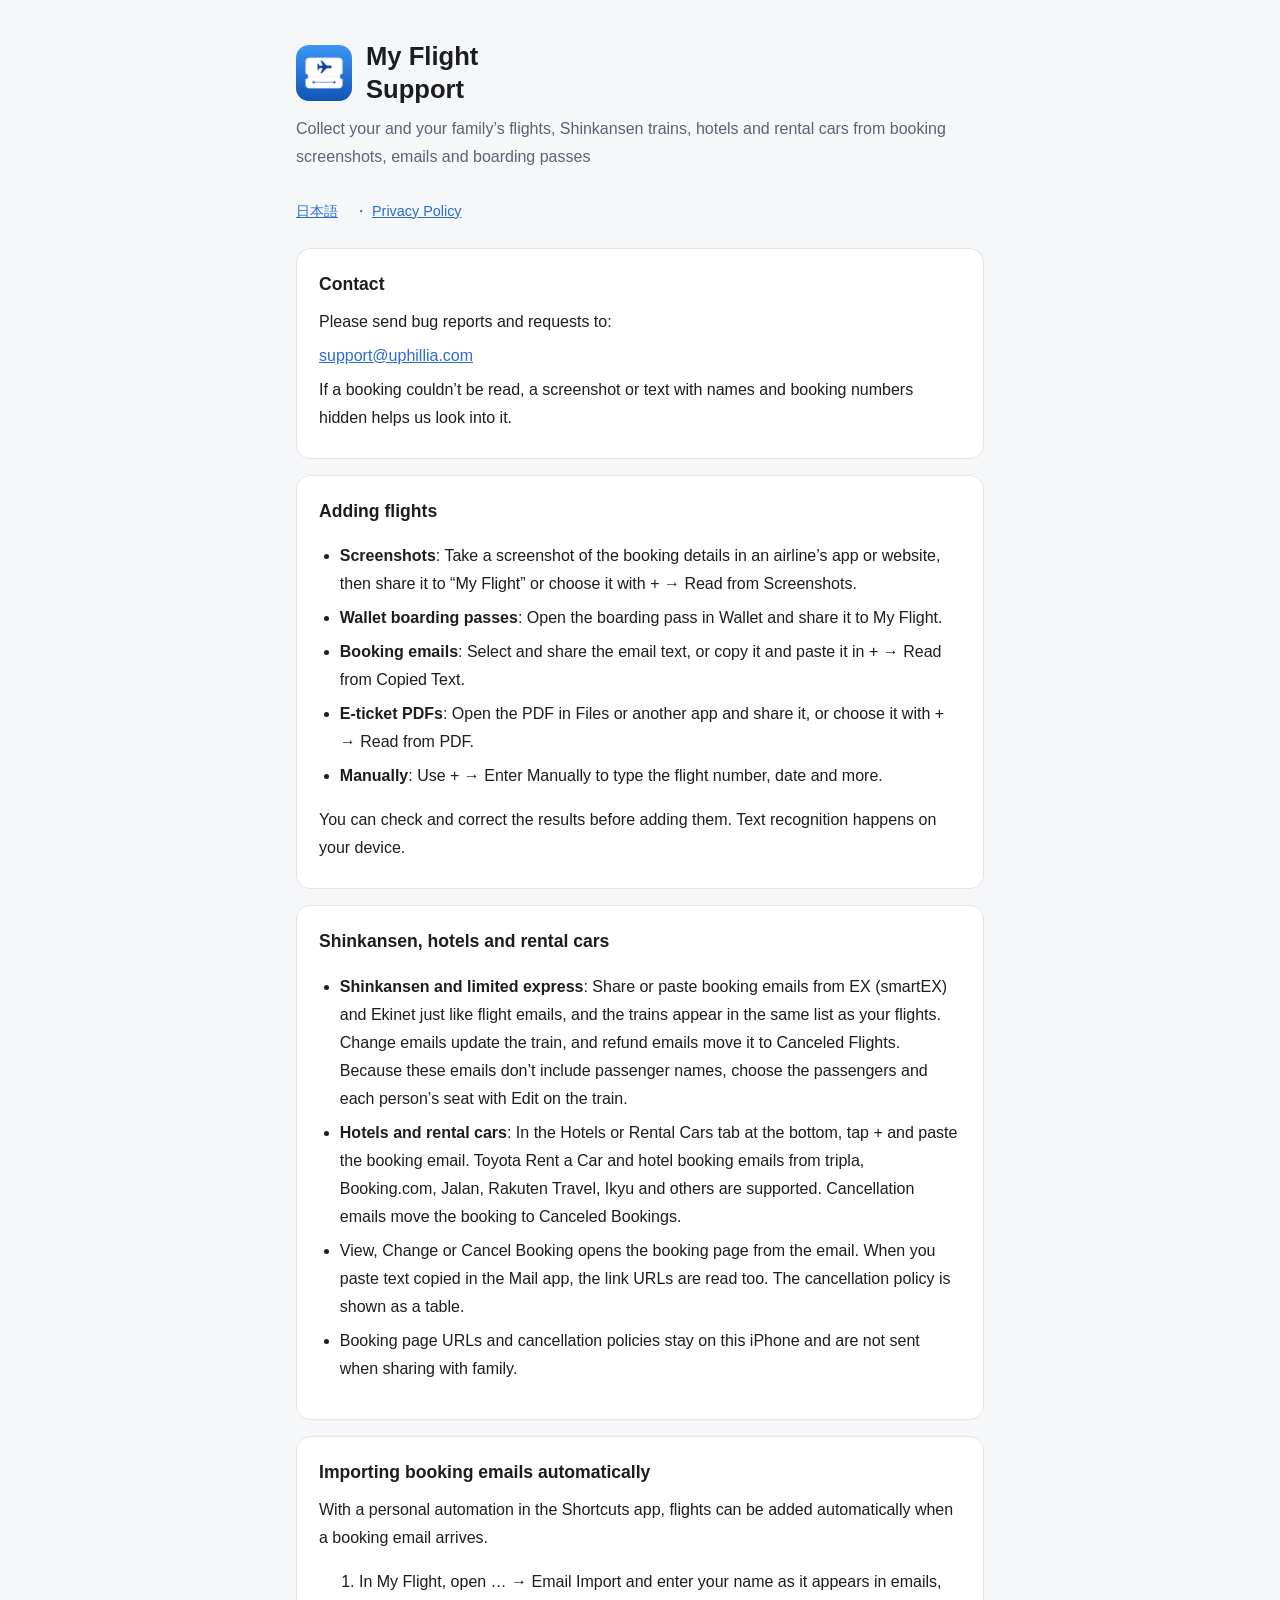
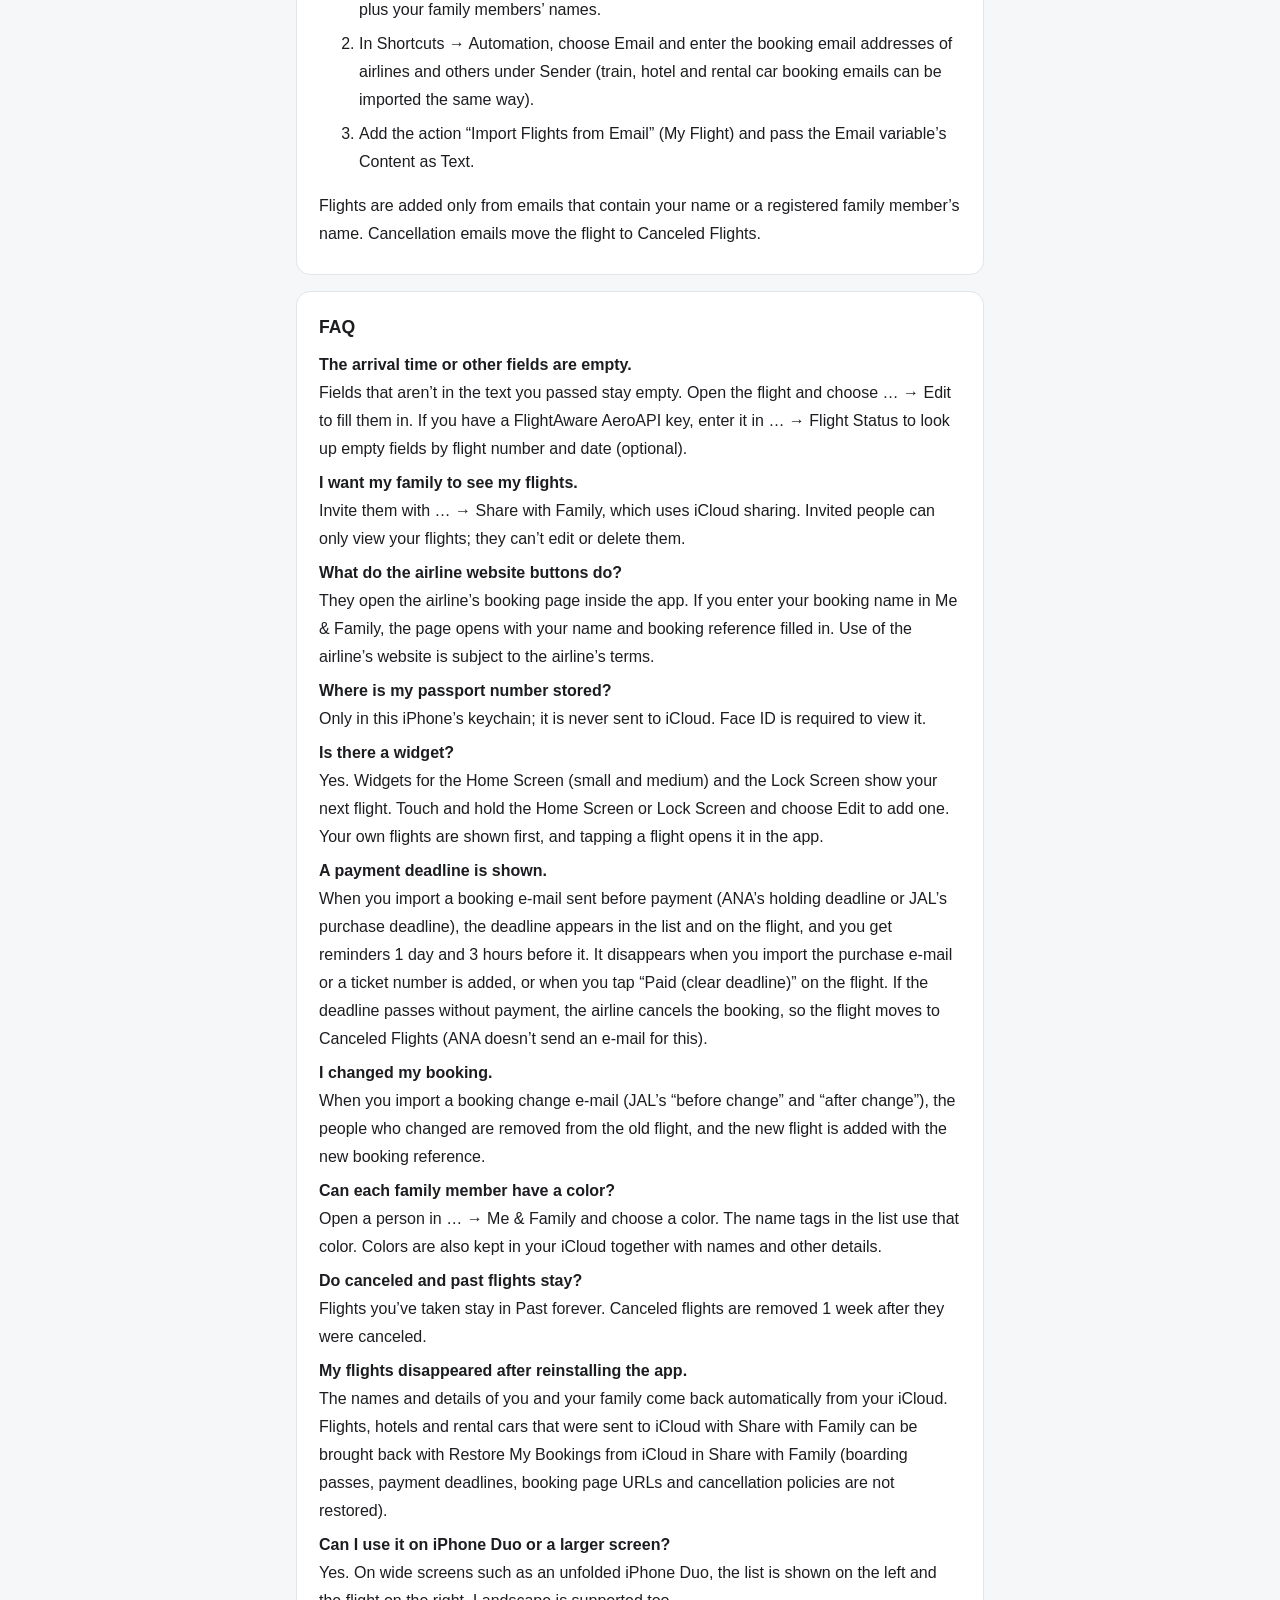
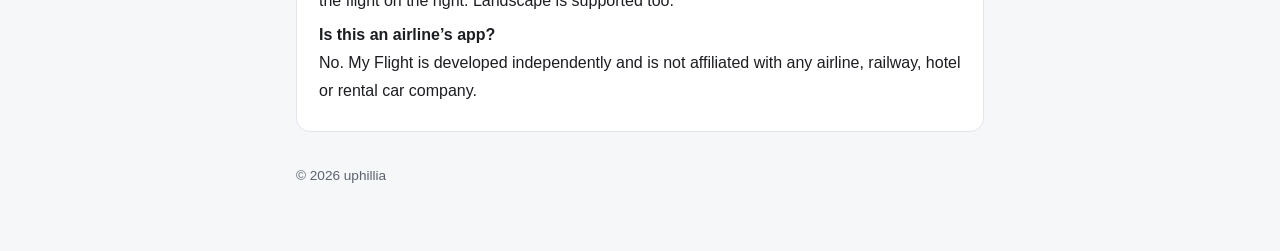
<file: en/support.html>
<!doctype html>
<html lang="en">
<head>
<meta charset="utf-8">
<meta name="viewport" content="width=device-width, initial-scale=1">
<title>My Flight Support</title>
<link rel="stylesheet" href="../style.css">
<link rel="alternate" hreflang="ja" href="https://flights.uphillia.com/support.html">
</head>
<body>
<main>
  <header>
    <img src="../icon.png" alt="">
    <h1>My Flight<br>Support</h1>
  </header>
  <p class="sub">Collect your and your family’s flights, Shinkansen trains, hotels and rental cars from booking screenshots, emails and boarding passes</p>
  <p class="lang"><a href="../support.html" lang="ja">日本語</a> ・ <a href="privacy.html">Privacy Policy</a></p>

  <section>
    <h2>Contact</h2>
    <p>Please send bug reports and requests to:</p>
    <p><a href="mailto:support@uphillia.com">support@uphillia.com</a></p>
    <p>If a booking couldn’t be read, a screenshot or text with names and booking numbers hidden helps us look into it.</p>
  </section>

  <section>
    <h2>Adding flights</h2>
    <ul>
      <li><strong>Screenshots</strong>: Take a screenshot of the booking details in an airline’s app or website, then share it to “My Flight” or choose it with + → Read from Screenshots.</li>
      <li><strong>Wallet boarding passes</strong>: Open the boarding pass in Wallet and share it to My Flight.</li>
      <li><strong>Booking emails</strong>: Select and share the email text, or copy it and paste it in + → Read from Copied Text.</li>
      <li><strong>E-ticket PDFs</strong>: Open the PDF in Files or another app and share it, or choose it with + → Read from PDF.</li>
      <li><strong>Manually</strong>: Use + → Enter Manually to type the flight number, date and more.</li>
    </ul>
    <p>You can check and correct the results before adding them. Text recognition happens on your device.</p>
  </section>

  <section>
    <h2>Shinkansen, hotels and rental cars</h2>
    <ul>
      <li><strong>Shinkansen and limited express</strong>: Share or paste booking emails from EX (smartEX) and Ekinet just like flight emails, and the trains appear in the same list as your flights. Change emails update the train, and refund emails move it to Canceled Flights. Because these emails don’t include passenger names, choose the passengers and each person’s seat with Edit on the train.</li>
      <li><strong>Hotels and rental cars</strong>: In the Hotels or Rental Cars tab at the bottom, tap + and paste the booking email. Toyota Rent a Car and hotel booking emails from tripla, Booking.com, Jalan, Rakuten Travel, Ikyu and others are supported. Cancellation emails move the booking to Canceled Bookings.</li>
      <li>View, Change or Cancel Booking opens the booking page from the email. When you paste text copied in the Mail app, the link URLs are read too. The cancellation policy is shown as a table.</li>
      <li>Booking page URLs and cancellation policies stay on this iPhone and are not sent when sharing with family.</li>
    </ul>
  </section>

  <section>
    <h2>Importing booking emails automatically</h2>
    <p>With a personal automation in the Shortcuts app, flights can be added automatically when a booking email arrives.</p>
    <ol>
      <li>In My Flight, open … → Email Import and enter your name as it appears in emails, plus your family members’ names.</li>
      <li>In Shortcuts → Automation, choose Email and enter the booking email addresses of airlines and others under Sender (train, hotel and rental car booking emails can be imported the same way).</li>
      <li>Add the action “Import Flights from Email” (My Flight) and pass the Email variable’s Content as Text.</li>
    </ol>
    <p>Flights are added only from emails that contain your name or a registered family member’s name. Cancellation emails move the flight to Canceled Flights.</p>
  </section>

  <section>
    <h2>FAQ</h2>
    <p><strong>The arrival time or other fields are empty.</strong><br>
    Fields that aren’t in the text you passed stay empty. Open the flight and choose … → Edit to fill them in. If you have a FlightAware AeroAPI key, enter it in … → Flight Status to look up empty fields by flight number and date (optional).</p>
    <p><strong>I want my family to see my flights.</strong><br>
    Invite them with … → Share with Family, which uses iCloud sharing. Invited people can only view your flights; they can’t edit or delete them.</p>
    <p><strong>What do the airline website buttons do?</strong><br>
    They open the airline’s booking page inside the app. If you enter your booking name in Me &amp; Family, the page opens with your name and booking reference filled in. Use of the airline’s website is subject to the airline’s terms.</p>
    <p><strong>Where is my passport number stored?</strong><br>
    Only in this iPhone’s keychain; it is never sent to iCloud. Face ID is required to view it.</p>
    <p><strong>Is there a widget?</strong><br>
    Yes. Widgets for the Home Screen (small and medium) and the Lock Screen show your next flight. Touch and hold the Home Screen or Lock Screen and choose Edit to add one. Your own flights are shown first, and tapping a flight opens it in the app.</p>
    <p><strong>A payment deadline is shown.</strong><br>
    When you import a booking e-mail sent before payment (ANA’s holding deadline or JAL’s purchase deadline), the deadline appears in the list and on the flight, and you get reminders 1 day and 3 hours before it. It disappears when you import the purchase e-mail or a ticket number is added, or when you tap “Paid (clear deadline)” on the flight. If the deadline passes without payment, the airline cancels the booking, so the flight moves to Canceled Flights (ANA doesn’t send an e-mail for this).</p>
    <p><strong>I changed my booking.</strong><br>
    When you import a booking change e-mail (JAL’s “before change” and “after change”), the people who changed are removed from the old flight, and the new flight is added with the new booking reference.</p>
    <p><strong>Can each family member have a color?</strong><br>
    Open a person in … → Me &amp; Family and choose a color. The name tags in the list use that color. Colors are also kept in your iCloud together with names and other details.</p>
    <p><strong>Do canceled and past flights stay?</strong><br>
    Flights you’ve taken stay in Past forever. Canceled flights are removed 1 week after they were canceled.</p>
    <p><strong>My flights disappeared after reinstalling the app.</strong><br>
    The names and details of you and your family come back automatically from your iCloud. Flights, hotels and rental cars that were sent to iCloud with Share with Family can be brought back with Restore My Bookings from iCloud in Share with Family (boarding passes, payment deadlines, booking page URLs and cancellation policies are not restored).</p>
    <p><strong>Can I use it on iPhone Duo or a larger screen?</strong><br>
    Yes. On wide screens such as an unfolded iPhone Duo, the list is shown on the left and the flight on the right. Landscape is supported too.</p>
    <p><strong>Is this an airline’s app?</strong><br>
    No. My Flight is developed independently and is not affiliated with any airline, railway, hotel or rental car company.</p>
  </section>

  <footer>© 2026 uphillia</footer>
</main>
</body>
</html>
</file>
<file: style.css>
:root {
  --bg: #f6f7f9;
  --card: #ffffff;
  --text: #1c1d21;
  --muted: #5d6270;
  --accent: #2a6bd8;
  --border: #e3e5ea;
}
@media (prefers-color-scheme: dark) {
  :root {
    --bg: #0f1115;
    --card: #191c22;
    --text: #eceef2;
    --muted: #9aa1ae;
    --accent: #6ba6ff;
    --border: #2a2e37;
  }
}
* { box-sizing: border-box; }
body {
  margin: 0;
  background: var(--bg);
  color: var(--text);
  font-family: -apple-system, BlinkMacSystemFont, "Hiragino Sans", "Helvetica Neue", sans-serif;
  line-height: 1.75;
  -webkit-text-size-adjust: 100%;
}
main { max-width: 720px; margin: 0 auto; padding: 40px 16px 64px; }
header { display: flex; align-items: center; gap: 14px; margin-bottom: 8px; }
header img { width: 56px; height: 56px; border-radius: 13px; }
h1 { font-size: 1.6rem; margin: 0; line-height: 1.3; }
.sub { color: var(--muted); margin: 0 0 28px; }
section { background: var(--card); border: 1px solid var(--border); border-radius: 14px; padding: 20px 22px; margin: 16px 0; }
h2 { font-size: 1.1rem; margin: 0 0 8px; }
p, li { margin: 6px 0; }
ul { padding-left: 1.3em; }
a { color: var(--accent); }
.lang { font-size: .9rem; color: var(--muted); margin-bottom: 24px; }
.lang a { margin-right: 12px; }
footer { color: var(--muted); font-size: .85rem; margin-top: 32px; }
hr { border: none; border-top: 1px solid var(--border); margin: 40px 0; }
</file>
